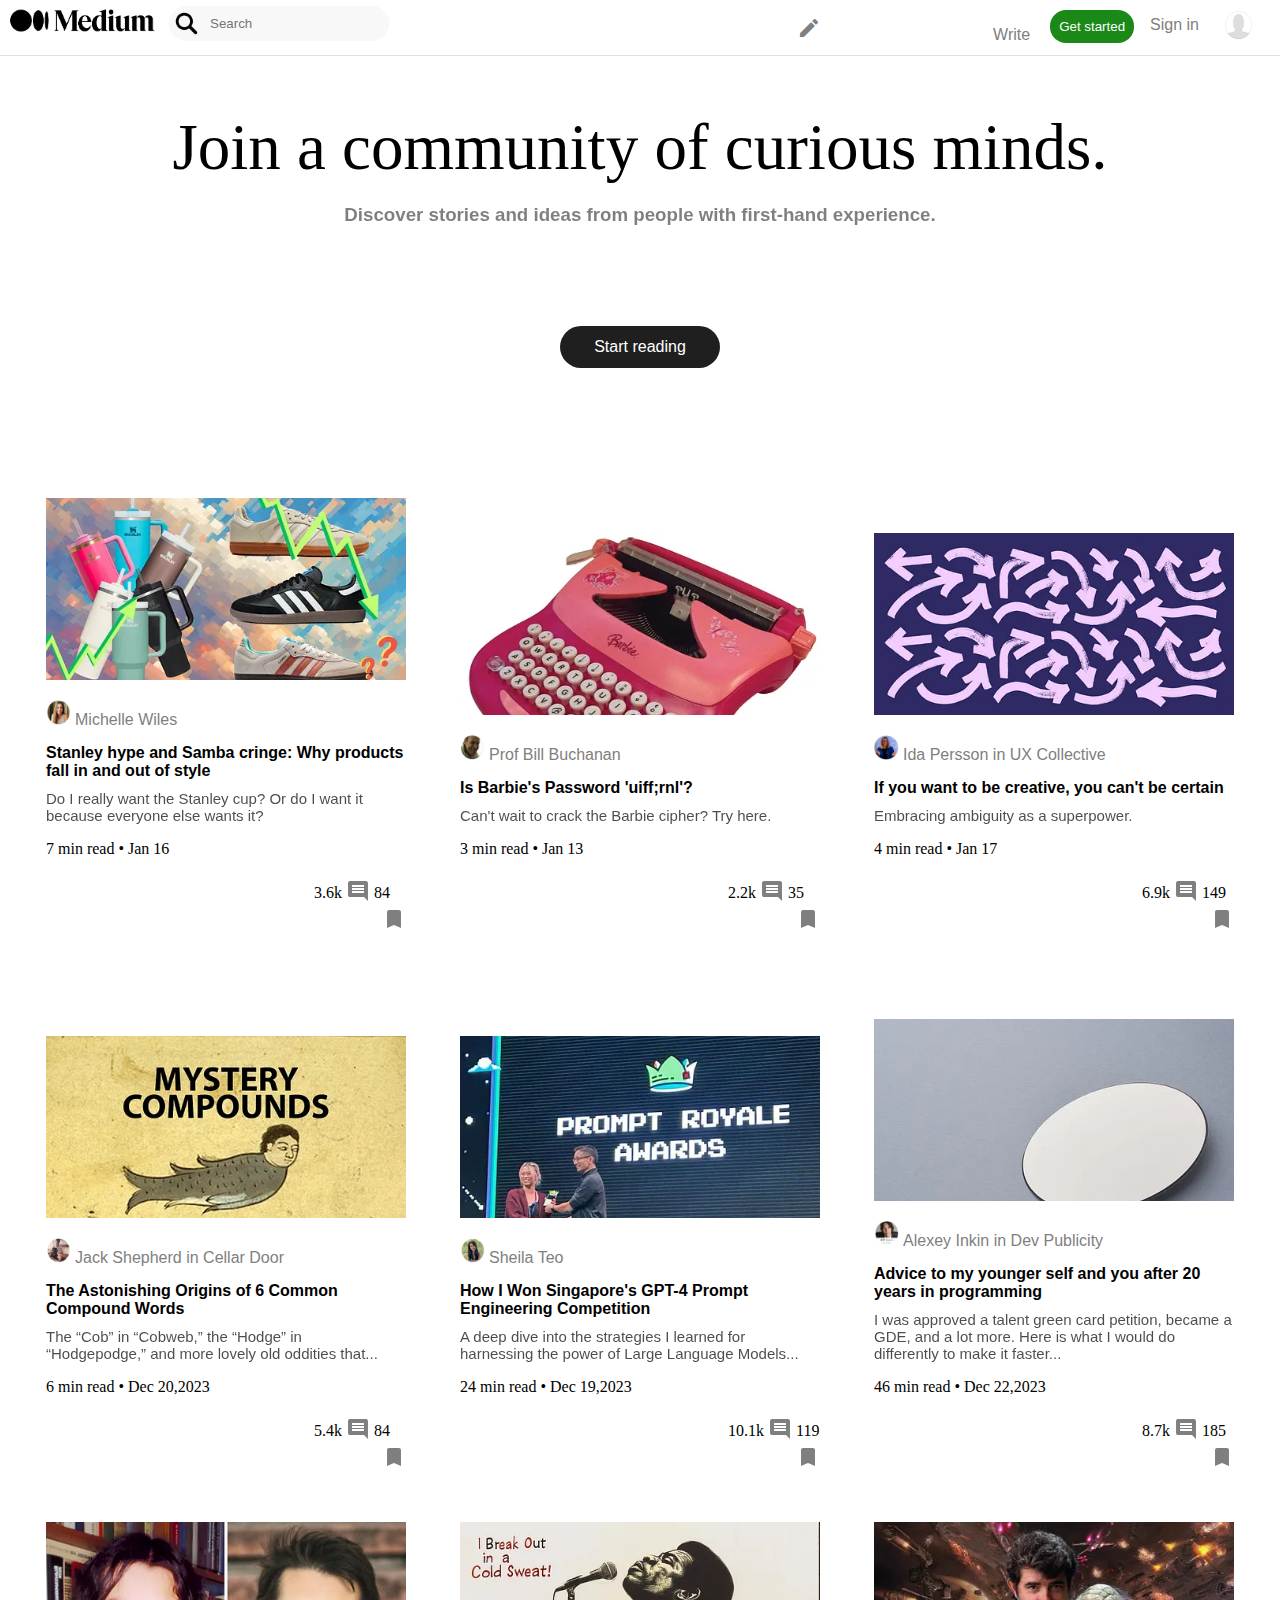
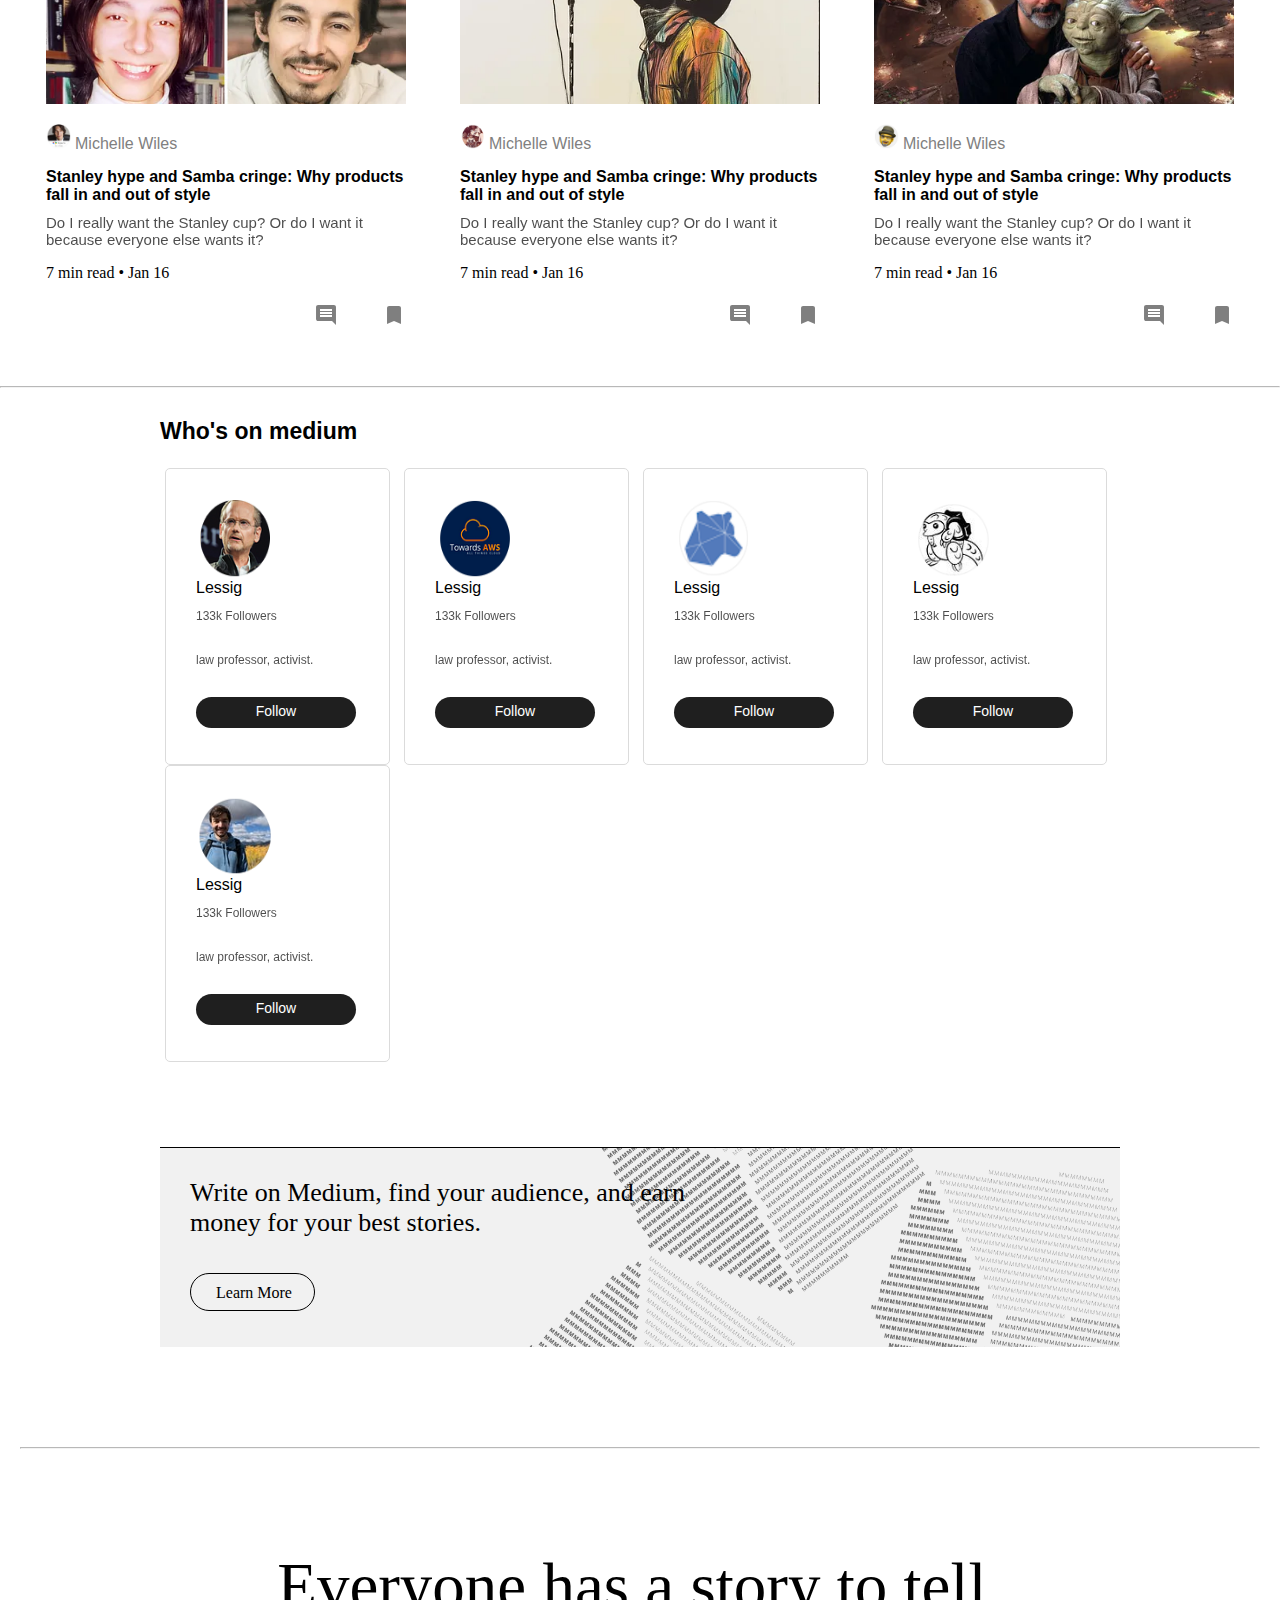
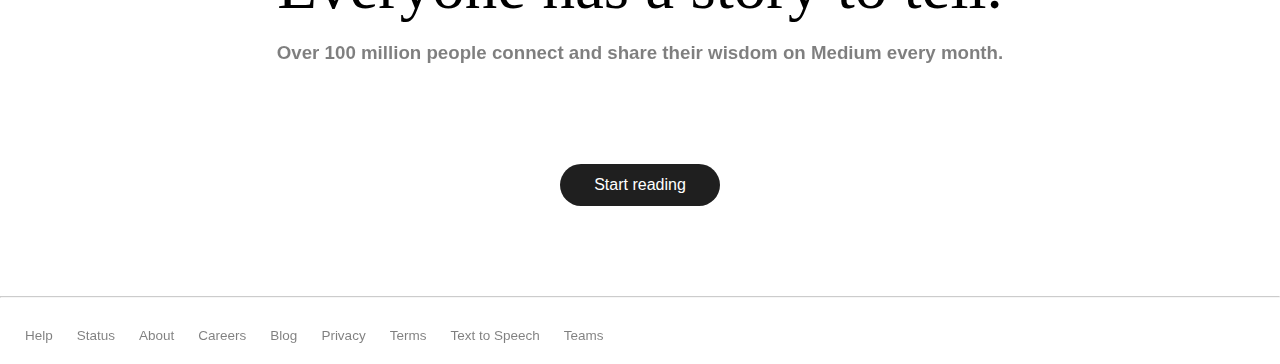
<file: index.html>
<html>
<head>
    <title>Medium: Human stories and ideas.</title>
    <link rel="stylesheet" href="./MediumStyle.css">
    <link rel="icon" type="image/png" sizes="32x32" href="./Resources/minimediumlogo.png">
    <link href="https://fonts.googleapis.com/icon?family=Material+Icons" rel="stylesheet">
</head>
<body>
    <div class="header">
        <img class="logo" src="./Resources/mediumlogo.png" alt="logo missing">
        <span id="search">
            <img src="./Resources/searchicon.png" alt="searchicon" class="searchlogo">
            <input type="text" name="search" placeholder="Search" id="searchtext">
        </span>
        <div id="headerright">
            <span class="words" style="float: left; "><i class="material-icons">edit_square</i>   Write</span>
            <button id="getstarted">Get started</button>
            <span class="words" style="float: left; ">Sign in</span>
            <img id="usericon" src="Resources/user.png" alt="">
        </div>
    </div>
    <h2>
        Join a community of curious minds.
    </h2>
    <h3 style="margin-bottom: 100px;">
        Discover stories and ideas from people with first-hand experience.
    </h3>
    <div class="btn">Start reading</div>
    <div class="articles-section">
        <span class="article">
            <div class="articleImgContainer">
                <img class="articleImg" src="Resources/1.webp" alt="">
            </div>
            <img class="userImg" src="Resources/u2.PNG" alt="">
            <span class="userLinkSan">
                <a class="userLinks" href="#">Michelle Wiles</a>
            </span>
            <p class="articleTitle">Stanley hype and Samba cringe: Why products fall in and out of style</p>
            <p class="articleDesription">Do I really want the Stanley cup? Or do I want it because everyone else wants it?</p>
            <div class="articleFooter">
                <p class="date">7 min read   •   Jan 16</p>
                <p class="engagements">
                    <i class="material-icons custom-icon">waving_hand</i>
                    3.6k
                    <i class="material-icons custom-icon">comment</i>
                    84
                    <i class="material-icons custom-icon bookmark">bookmark</i>
                </p>
            </div>
        </span>
        <span class="article">
            <div class="articleImgContainer">
                <img class="articleImg" src="Resources/2.webp" alt="">
            </div>
            <img class="userImg" src="Resources/u3.PNG" alt="">
            <span class="userLinkSan">
                <a class="userLinks" href="#">Prof Bill Buchanan</a>
            </span>
            <p class="articleTitle">Is Barbie's Password 'uiff;rnl'?
            </p>
            <p class="articleDesription">Can't wait to crack the Barbie cipher? Try here.</p>
            <div class="articleFooter">
                <p class="date">3 min read   •   Jan 13</p>
                <p class="engagements">
                    <i class="material-icons custom-icon">waving_hand</i>
                    2.2k
                    <i class="material-icons custom-icon">comment</i>
                    35
                    <i class="material-icons custom-icon bookmark">bookmark</i>
                </p>
            </div>
        </span>
        <span class="article">
            <div class="articleImgContainer">
                <img class="articleImg" src="Resources/3.webp" alt="">
            </div>
            <img class="userImg" src="Resources/u4.PNG" alt="">
            <span class="userLinkSan">
                <a class="userLinks" href="#">Ida Persson in UX Collective</a>
            </span>
            <p class="articleTitle">If you want to be creative, you can't be certain</p>
            <p class="articleDesription">Embracing ambiguity as a superpower.</p>
            <div class="articleFooter">
                <p class="date">4 min read   •   Jan 17</p>
                <p class="engagements">
                    <i class="material-icons custom-icon">waving_hand</i>
                    6.9k
                    <i class="material-icons custom-icon">comment</i>
                    149
                    <i class="material-icons custom-icon bookmark">bookmark</i>
                </p>
            </div>
        </span>
        <span class="article">
            <div class="articleImgContainer">
                <img class="articleImg" src="Resources/4.webp" alt="">
            </div>
            <img class="userImg" src="Resources/u5.PNG" alt="">
            <span class="userLinkSan">
                <a class="userLinks" href="#">Jack Shepherd in Cellar Door </a>
            </span>
            <p class="articleTitle">The Astonishing Origins of 6 Common Compound Words</p>
            <p class="articleDesription">The “Cob” in “Cobweb,” the “Hodge” in “Hodgepodge,” and more lovely old oddities that...</p>
            <div class="articleFooter">
                <p class="date">6 min read   •   Dec 20,2023</p>
                <p class="engagements">
                    <i class="material-icons custom-icon">waving_hand</i>
                    5.4k
                    <i class="material-icons custom-icon">comment</i>
                    84
                    <i class="material-icons custom-icon bookmark">bookmark</i>
                </p>
            </div>
        </span>
        <span class="article">
            <div class="articleImgContainer">
                <img class="articleImg" src="Resources/5.webp" alt="">
            </div>
            <img class="userImg" src="Resources/u6.PNG" alt="">
            <span class="userLinkSan">
                <a class="userLinks" href="#">Sheila Teo</a>
            </span>
            <p class="articleTitle">How I Won Singapore's GPT-4 Prompt Engineering Competition</p>
            <p class="articleDesription">A deep dive into the strategies I learned for harnessing the power of Large Language Models...</p>
            <div class="articleFooter">
                <p class="date">24 min read   •   Dec 19,2023</p>
                <p class="engagements">
                    <i class="material-icons custom-icon">waving_hand</i>
                    10.1k
                    <i class="material-icons custom-icon">comment</i>
                    119
                    <i class="material-icons custom-icon bookmark">bookmark</i>
                </p>
            </div>
        </span>
        <span class="article">
            <div class="articleImgContainer">
                <img class="articleImg" src="Resources/6.webp" alt="">
            </div>
            <img class="userImg" src="Resources/u7.PNG" alt="">
            <span class="userLinkSan">
                <a class="userLinks" href="#">Alexey Inkin in Dev Publicity</a>
            </span>
            <p class="articleTitle">Advice to my younger self and you after 20 years in programming</p>
            <p class="articleDesription">I was approved a talent green card petition, became a GDE, and a lot more. Here is what I would do differently to make it faster...</p>
            <div class="articleFooter">
                <p class="date">46 min read   •   Dec 22,2023</p>
                <p class="engagements">
                    <i class="material-icons custom-icon">waving_hand</i>
                    8.7k
                    <i class="material-icons custom-icon">comment</i>
                    185
                    <i class="material-icons custom-icon bookmark">bookmark</i>
                </p>
            </div>
        </span>
        <span class="article">
            <div class="articleImgContainer">
                <img class="articleImg" src="Resources/7.webp" alt="">
            </div>
            <img class="userImg" src="Resources/u7.PNG" alt="">
            <span class="userLinkSan">
                <a class="userLinks" href="#">Michelle Wiles</a>
            </span>
            <p class="articleTitle">Stanley hype and Samba cringe: Why products fall in and out of style</p>
            <p class="articleDesription">Do I really want the Stanley cup? Or do I want it because everyone else wants it?</p>
            <div class="articleFooter">
                <p class="date">7 min read   •   Jan 16</p>
                <p class="engagements">
                    <i class="material-icons custom-icon">waving_hand</i>
                    <i class="material-icons custom-icon">comment</i>
                    <i class="material-icons custom-icon bookmark">bookmark</i>
                </p>
            </div>
        </span>
        <span class="article">
            <div class="articleImgContainer">
                <img class="articleImg" src="Resources/8.webp" alt="">
            </div>
            <img class="userImg" src="Resources/u8.PNG" alt="">
            <span class="userLinkSan">
                <a class="userLinks" href="#">Michelle Wiles</a>
            </span>
            <p class="articleTitle">Stanley hype and Samba cringe: Why products fall in and out of style</p>
            <p class="articleDesription">Do I really want the Stanley cup? Or do I want it because everyone else wants it?</p>
            <div class="articleFooter">
                <p class="date">7 min read   •   Jan 16</p>
                <p class="engagements">
                    <i class="material-icons custom-icon">waving_hand</i>
                    <i class="material-icons custom-icon">comment</i>
                    <i class="material-icons custom-icon bookmark">bookmark</i>
                </p>
            </div>
        </span>
        <span class="article">
            <div class="articleImgContainer">
                <img class="articleImg" src="Resources/9.webp" alt="">
            </div>
            <img class="userImg" src="Resources/u9.PNG" alt="">
            <span class="userLinkSan">
                <a class="userLinks" href="#">Michelle Wiles</a>
            </span>
            <p class="articleTitle">Stanley hype and Samba cringe: Why products fall in and out of style</p>
            <p class="articleDesription">Do I really want the Stanley cup? Or do I want it because everyone else wants it?</p>
            <div class="articleFooter">
                <p class="date">7 min read   •   Jan 16</p>
                <p class="engagements">
                    <i class="material-icons custom-icon">waving_hand</i>
                    <i class="material-icons custom-icon">comment</i>
                    <i class="material-icons custom-icon bookmark">bookmark</i>
                </p>
            </div>
        </span>
    </div>
    <hr style="opacity: .7;">
    <div class="whoDiv">
        <p class="whoText">
            Who's on medium
        </p>
        <span class="who">
            <img class="whoImg" src="Resources/w1.PNG" alt="">
            <p class="whoName">Lessig</p>
            <p class="whoDesc">133k Followers</p>
            <p class="whoDesc whoDesc2">law professor, activist.</p>
            <div class="whoFooter">
                <div class="follow">Follow</div>
            </div>
        </span>
        <span class="who">
            <img class="whoImg" src="Resources/w2.PNG" alt="">
            <p class="whoName">Lessig</p>
            <p class="whoDesc">133k Followers</p>
            <p class="whoDesc whoDesc2">law professor, activist.</p>
            <div class="whoFooter">
                <div class="follow">Follow</div>
            </div>
        </span>
        <span class="who">
            <img class="whoImg" src="Resources/w3.PNG" alt="">
            <p class="whoName">Lessig</p>
            <p class="whoDesc">133k Followers</p>
            <p class="whoDesc whoDesc2">law professor, activist.</p>
            <div class="whoFooter">
                <div class="follow">Follow</div>
            </div>
        </span>
        <span class="who">
            <img class="whoImg" src="Resources/w4.PNG" alt="">
            <p class="whoName">Lessig</p>
            <p class="whoDesc">133k Followers</p>
            <p class="whoDesc whoDesc2">law professor, activist.</p>
            <div class="whoFooter">
                <div class="follow">Follow</div>
            </div>
        </span>
        <span class="who">
            <img class="whoImg" src="Resources/w5.PNG" alt="">
            <p class="whoName">Lessig</p>
            <p class="whoDesc">133k Followers</p>
            <p class="whoDesc whoDesc2">law professor, activist.</p>
            <div class="whoFooter">
                <div class="follow">Follow</div>
            </div>
        </span>
        <div class="writeDiv">
            <p class="writeOnMedium">Write on Medium, find your audience, and earn money for your best stories.</p>
            <div class="learnMoreBtn">
                Learn More
            </div>
        </div>
    </div>
    <hr style="opacity: .7;margin: 100px 20px;">
    <h2>
        Everyone has a story to tell.
    </h2>
    <h3 style="margin-bottom: 100px;">
        Over 100 million people connect and share their wisdom on Medium every month.
    </h3>
    <div class="btn">Start reading</div>
    <hr style="opacity: .5;">
    <div class="footer">
        <a class="footerElements" href="#">Help</a>
        <a class="footerElements" href="#">Status</a>
        <a class="footerElements" href="#">About</a>
        <a class="footerElements" href="#">Careers</a>
        <a class="footerElements" href="#">Blog</a>
        <a class="footerElements" href="#">Privacy</a>
        <a class="footerElements" href="#">Terms</a>
        <a class="footerElements" href="#">Text to Speech</a>
        <a class="footerElements" href="#">Teams</a>
    </div>
</body>
</html>
</file>
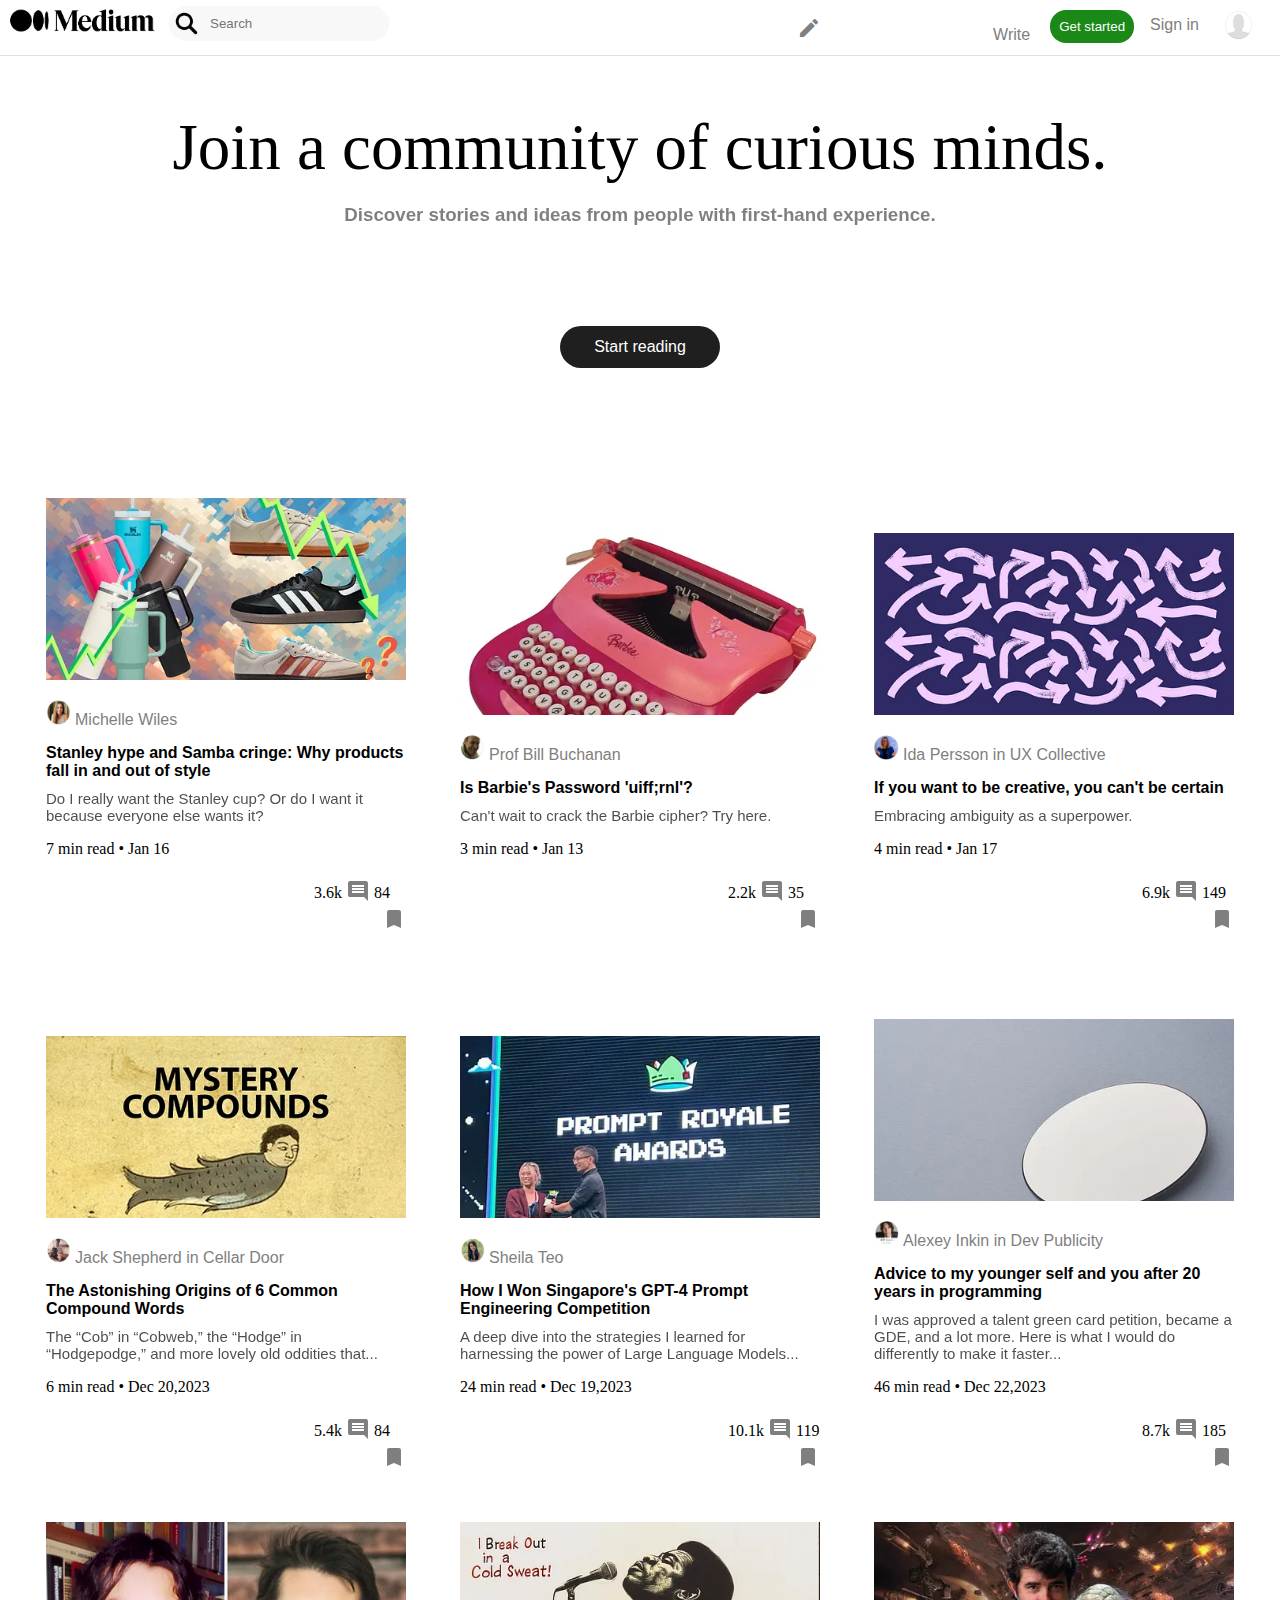
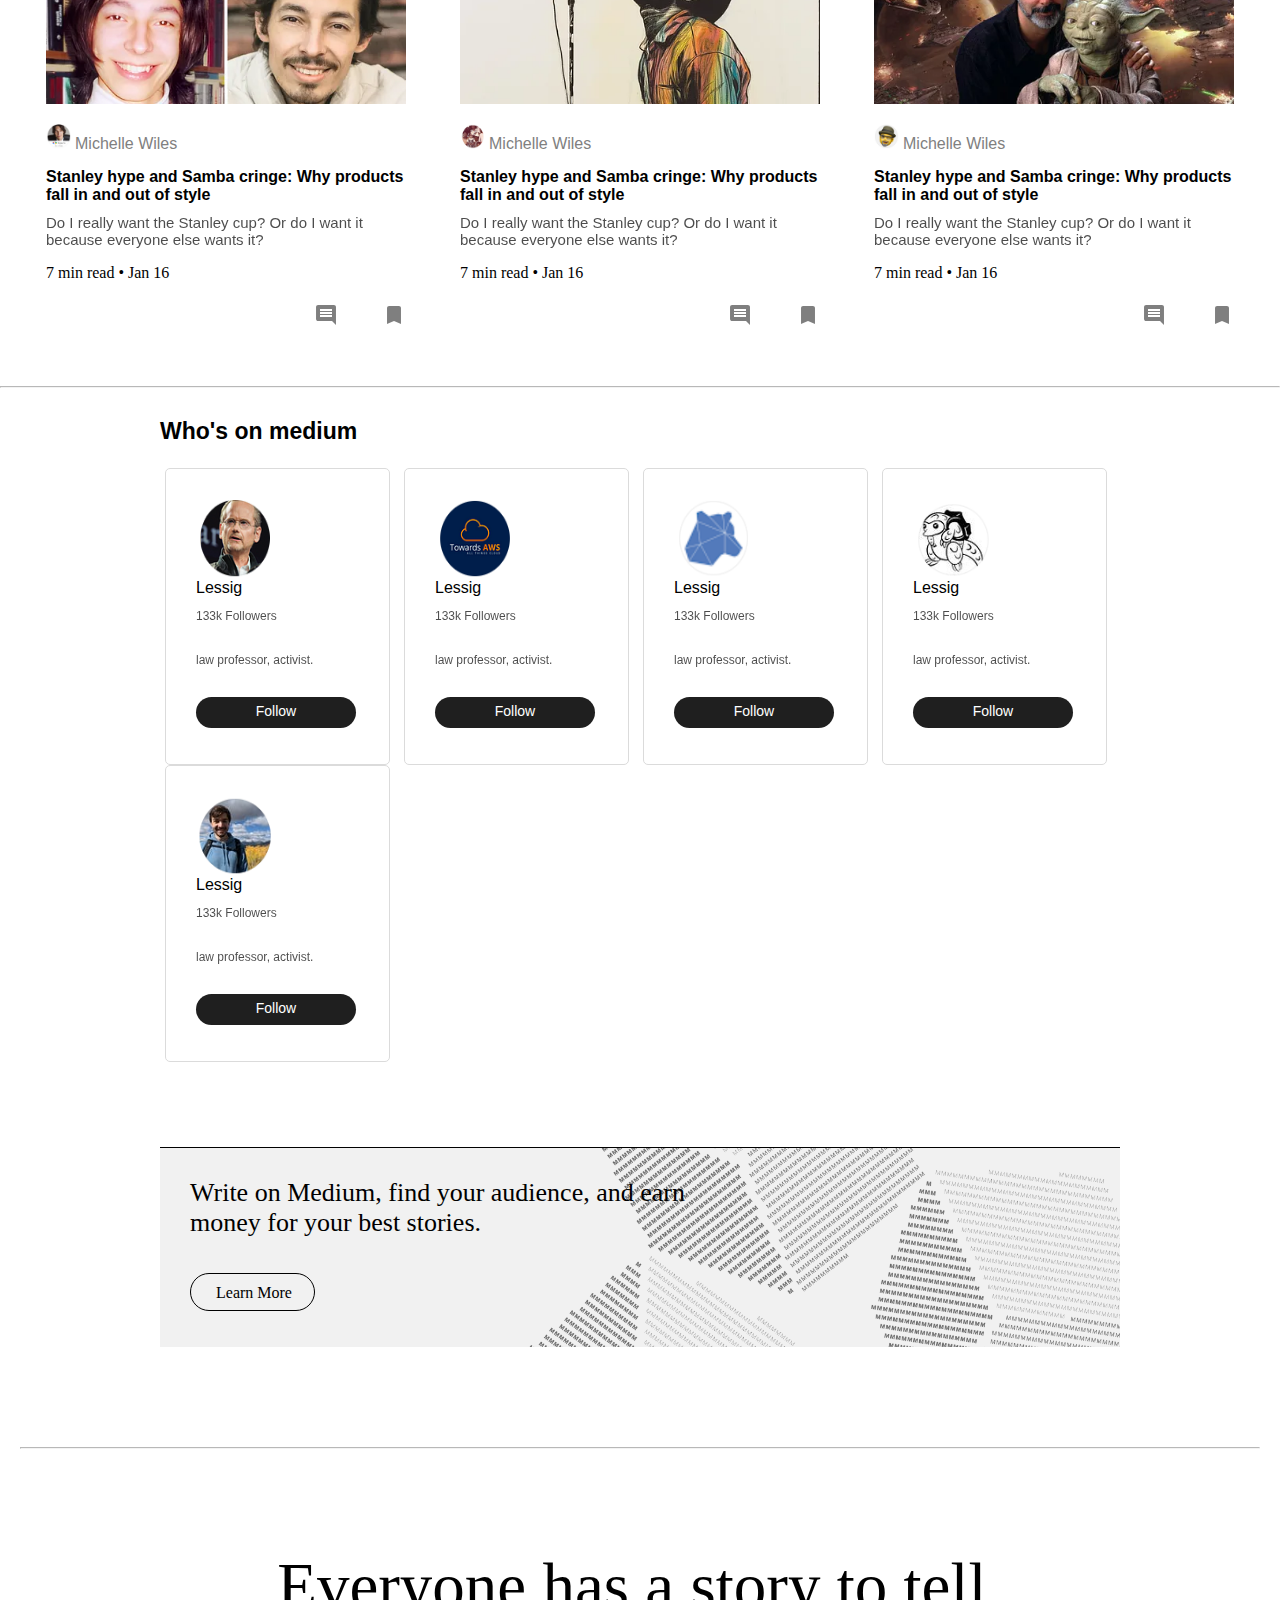
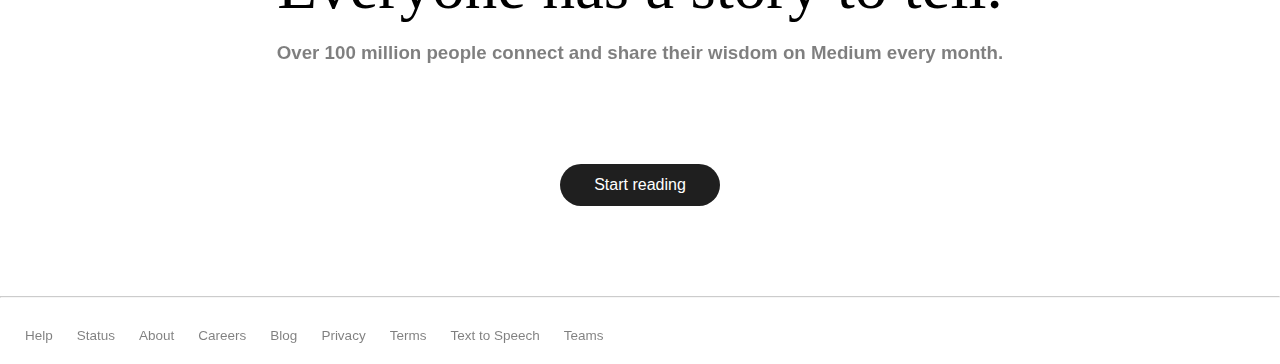
<file: Medium.html>
<html>
<head>
    <title>Medium: Human stories and ideas.</title>
    <link rel="stylesheet" href="./MediumStyle.css">
    <link rel="icon" type="image/png" sizes="32x32" href="./Resources/minimediumlogo.png">
    <link href="https://fonts.googleapis.com/icon?family=Material+Icons" rel="stylesheet">
</head>
<body>
    <div class="header">
        <img class="logo" src="./Resources/mediumlogo.png" alt="logo missing">
        <span id="search">
            <img src="./Resources/searchicon.png" alt="searchicon" class="searchlogo">
            <input type="text" name="search" placeholder="Search" id="searchtext">
        </span>
        <div id="headerright">
            <span class="words" style="float: left; "><i class="material-icons">edit_square</i>   Write</span>
            <button id="getstarted">Get started</button>
            <span class="words" style="float: left; ">Sign in</span>
            <img id="usericon" src="Resources/user.png" alt="">
        </div>
    </div>
    <h2>
        Join a community of curious minds.
    </h2>
    <h3 style="margin-bottom: 100px;">
        Discover stories and ideas from people with first-hand experience.
    </h3>
    <div class="btn">Start reading</div>
    <div class="articles-section">
        <span class="article">
            <div class="articleImgContainer">
                <img class="articleImg" src="Resources/1.webp" alt="">
            </div>
            <img class="userImg" src="Resources/u2.PNG" alt="">
            <span class="userLinkSan">
                <a class="userLinks" href="#">Michelle Wiles</a>
            </span>
            <p class="articleTitle">Stanley hype and Samba cringe: Why products fall in and out of style</p>
            <p class="articleDesription">Do I really want the Stanley cup? Or do I want it because everyone else wants it?</p>
            <div class="articleFooter">
                <p class="date">7 min read   •   Jan 16</p>
                <p class="engagements">
                    <i class="material-icons custom-icon">waving_hand</i>
                    3.6k
                    <i class="material-icons custom-icon">comment</i>
                    84
                    <i class="material-icons custom-icon bookmark">bookmark</i>
                </p>
            </div>
        </span>
        <span class="article">
            <div class="articleImgContainer">
                <img class="articleImg" src="Resources/2.webp" alt="">
            </div>
            <img class="userImg" src="Resources/u3.PNG" alt="">
            <span class="userLinkSan">
                <a class="userLinks" href="#">Prof Bill Buchanan</a>
            </span>
            <p class="articleTitle">Is Barbie's Password 'uiff;rnl'?
            </p>
            <p class="articleDesription">Can't wait to crack the Barbie cipher? Try here.</p>
            <div class="articleFooter">
                <p class="date">3 min read   •   Jan 13</p>
                <p class="engagements">
                    <i class="material-icons custom-icon">waving_hand</i>
                    2.2k
                    <i class="material-icons custom-icon">comment</i>
                    35
                    <i class="material-icons custom-icon bookmark">bookmark</i>
                </p>
            </div>
        </span>
        <span class="article">
            <div class="articleImgContainer">
                <img class="articleImg" src="Resources/3.webp" alt="">
            </div>
            <img class="userImg" src="Resources/u4.PNG" alt="">
            <span class="userLinkSan">
                <a class="userLinks" href="#">Ida Persson in UX Collective</a>
            </span>
            <p class="articleTitle">If you want to be creative, you can't be certain</p>
            <p class="articleDesription">Embracing ambiguity as a superpower.</p>
            <div class="articleFooter">
                <p class="date">4 min read   •   Jan 17</p>
                <p class="engagements">
                    <i class="material-icons custom-icon">waving_hand</i>
                    6.9k
                    <i class="material-icons custom-icon">comment</i>
                    149
                    <i class="material-icons custom-icon bookmark">bookmark</i>
                </p>
            </div>
        </span>
        <span class="article">
            <div class="articleImgContainer">
                <img class="articleImg" src="Resources/4.webp" alt="">
            </div>
            <img class="userImg" src="Resources/u5.PNG" alt="">
            <span class="userLinkSan">
                <a class="userLinks" href="#">Jack Shepherd in Cellar Door </a>
            </span>
            <p class="articleTitle">The Astonishing Origins of 6 Common Compound Words</p>
            <p class="articleDesription">The “Cob” in “Cobweb,” the “Hodge” in “Hodgepodge,” and more lovely old oddities that...</p>
            <div class="articleFooter">
                <p class="date">6 min read   •   Dec 20,2023</p>
                <p class="engagements">
                    <i class="material-icons custom-icon">waving_hand</i>
                    5.4k
                    <i class="material-icons custom-icon">comment</i>
                    84
                    <i class="material-icons custom-icon bookmark">bookmark</i>
                </p>
            </div>
        </span>
        <span class="article">
            <div class="articleImgContainer">
                <img class="articleImg" src="Resources/5.webp" alt="">
            </div>
            <img class="userImg" src="Resources/u6.PNG" alt="">
            <span class="userLinkSan">
                <a class="userLinks" href="#">Sheila Teo</a>
            </span>
            <p class="articleTitle">How I Won Singapore's GPT-4 Prompt Engineering Competition</p>
            <p class="articleDesription">A deep dive into the strategies I learned for harnessing the power of Large Language Models...</p>
            <div class="articleFooter">
                <p class="date">24 min read   •   Dec 19,2023</p>
                <p class="engagements">
                    <i class="material-icons custom-icon">waving_hand</i>
                    10.1k
                    <i class="material-icons custom-icon">comment</i>
                    119
                    <i class="material-icons custom-icon bookmark">bookmark</i>
                </p>
            </div>
        </span>
        <span class="article">
            <div class="articleImgContainer">
                <img class="articleImg" src="Resources/6.webp" alt="">
            </div>
            <img class="userImg" src="Resources/u7.PNG" alt="">
            <span class="userLinkSan">
                <a class="userLinks" href="#">Alexey Inkin in Dev Publicity</a>
            </span>
            <p class="articleTitle">Advice to my younger self and you after 20 years in programming</p>
            <p class="articleDesription">I was approved a talent green card petition, became a GDE, and a lot more. Here is what I would do differently to make it faster...</p>
            <div class="articleFooter">
                <p class="date">46 min read   •   Dec 22,2023</p>
                <p class="engagements">
                    <i class="material-icons custom-icon">waving_hand</i>
                    8.7k
                    <i class="material-icons custom-icon">comment</i>
                    185
                    <i class="material-icons custom-icon bookmark">bookmark</i>
                </p>
            </div>
        </span>
        <span class="article">
            <div class="articleImgContainer">
                <img class="articleImg" src="Resources/7.webp" alt="">
            </div>
            <img class="userImg" src="Resources/u7.PNG" alt="">
            <span class="userLinkSan">
                <a class="userLinks" href="#">Michelle Wiles</a>
            </span>
            <p class="articleTitle">Stanley hype and Samba cringe: Why products fall in and out of style</p>
            <p class="articleDesription">Do I really want the Stanley cup? Or do I want it because everyone else wants it?</p>
            <div class="articleFooter">
                <p class="date">7 min read   •   Jan 16</p>
                <p class="engagements">
                    <i class="material-icons custom-icon">waving_hand</i>
                    <i class="material-icons custom-icon">comment</i>
                    <i class="material-icons custom-icon bookmark">bookmark</i>
                </p>
            </div>
        </span>
        <span class="article">
            <div class="articleImgContainer">
                <img class="articleImg" src="Resources/8.webp" alt="">
            </div>
            <img class="userImg" src="Resources/u8.PNG" alt="">
            <span class="userLinkSan">
                <a class="userLinks" href="#">Michelle Wiles</a>
            </span>
            <p class="articleTitle">Stanley hype and Samba cringe: Why products fall in and out of style</p>
            <p class="articleDesription">Do I really want the Stanley cup? Or do I want it because everyone else wants it?</p>
            <div class="articleFooter">
                <p class="date">7 min read   •   Jan 16</p>
                <p class="engagements">
                    <i class="material-icons custom-icon">waving_hand</i>
                    <i class="material-icons custom-icon">comment</i>
                    <i class="material-icons custom-icon bookmark">bookmark</i>
                </p>
            </div>
        </span>
        <span class="article">
            <div class="articleImgContainer">
                <img class="articleImg" src="Resources/9.webp" alt="">
            </div>
            <img class="userImg" src="Resources/u9.PNG" alt="">
            <span class="userLinkSan">
                <a class="userLinks" href="#">Michelle Wiles</a>
            </span>
            <p class="articleTitle">Stanley hype and Samba cringe: Why products fall in and out of style</p>
            <p class="articleDesription">Do I really want the Stanley cup? Or do I want it because everyone else wants it?</p>
            <div class="articleFooter">
                <p class="date">7 min read   •   Jan 16</p>
                <p class="engagements">
                    <i class="material-icons custom-icon">waving_hand</i>
                    <i class="material-icons custom-icon">comment</i>
                    <i class="material-icons custom-icon bookmark">bookmark</i>
                </p>
            </div>
        </span>
    </div>
    <hr style="opacity: .7;">
    <div class="whoDiv">
        <p class="whoText">
            Who's on medium
        </p>
        <span class="who">
            <img class="whoImg" src="Resources/w1.PNG" alt="">
            <p class="whoName">Lessig</p>
            <p class="whoDesc">133k Followers</p>
            <p class="whoDesc whoDesc2">law professor, activist.</p>
            <div class="whoFooter">
                <div class="follow">Follow</div>
            </div>
        </span>
        <span class="who">
            <img class="whoImg" src="Resources/w2.PNG" alt="">
            <p class="whoName">Lessig</p>
            <p class="whoDesc">133k Followers</p>
            <p class="whoDesc whoDesc2">law professor, activist.</p>
            <div class="whoFooter">
                <div class="follow">Follow</div>
            </div>
        </span>
        <span class="who">
            <img class="whoImg" src="Resources/w3.PNG" alt="">
            <p class="whoName">Lessig</p>
            <p class="whoDesc">133k Followers</p>
            <p class="whoDesc whoDesc2">law professor, activist.</p>
            <div class="whoFooter">
                <div class="follow">Follow</div>
            </div>
        </span>
        <span class="who">
            <img class="whoImg" src="Resources/w4.PNG" alt="">
            <p class="whoName">Lessig</p>
            <p class="whoDesc">133k Followers</p>
            <p class="whoDesc whoDesc2">law professor, activist.</p>
            <div class="whoFooter">
                <div class="follow">Follow</div>
            </div>
        </span>
        <span class="who">
            <img class="whoImg" src="Resources/w5.PNG" alt="">
            <p class="whoName">Lessig</p>
            <p class="whoDesc">133k Followers</p>
            <p class="whoDesc whoDesc2">law professor, activist.</p>
            <div class="whoFooter">
                <div class="follow">Follow</div>
            </div>
        </span>
        <div class="writeDiv">
            <p class="writeOnMedium">Write on Medium, find your audience, and earn money for your best stories.</p>
            <div class="learnMoreBtn">
                Learn More
            </div>
        </div>
    </div>
    <hr style="opacity: .7;margin: 100px 20px;">
    <h2>
        Everyone has a story to tell.
    </h2>
    <h3 style="margin-bottom: 100px;">
        Over 100 million people connect and share their wisdom on Medium every month.
    </h3>
    <div class="btn">Start reading</div>
    <hr style="opacity: .5;">
    <div class="footer">
        <a class="footerElements" href="#">Help</a>
        <a class="footerElements" href="#">Status</a>
        <a class="footerElements" href="#">About</a>
        <a class="footerElements" href="#">Careers</a>
        <a class="footerElements" href="#">Blog</a>
        <a class="footerElements" href="#">Privacy</a>
        <a class="footerElements" href="#">Terms</a>
        <a class="footerElements" href="#">Text to Speech</a>
        <a class="footerElements" href="#">Teams</a>
    </div>
</body>
</html>
</file>
<file: MediumStyle.css>
body{
    margin: 0;
}
h2{
    font-size: 65px;
    font-family: gt-super, Georgia, Cambria, "Times New Roman", Times, serif;
    text-align: center;
    font-weight: 100;
    margin-bottom: 0px;
}
h3{
    font-family: sohne, "Helvetica Neue", Helvetica, Arial, sans-serif;
    opacity: .5;
    text-align: center;
    margin-bottom: 0px;
}
.header{
    position: sticky;
    top: 0px;
    border-bottom: solid .5px rgb(226, 226, 226);
    background-color: white;
    padding-bottom: 10px;
}
.logo{
    width: 165px;
    cursor: pointer;
}
#search{
    width: 220px; 
    height: 35px;
    border-radius: 20px; 
    background-color: rgb(248, 248, 248);
    border-style: hidden;
    display: inline-block;
}
.searchlogo{
    width: 35px;
    height: 35px;
}
#searchtext{
    border-style: hidden;
    border-radius: 35px;
    height: 35px;
    background-color: rgb(248, 248, 248);
    float: right;
}
#searchtext:selection
{
    border-style: hidden;
}
#headerright{
    display: inline;
    float: right;
    margin: 6px;
}
#usericon{
    width: 39px;
    height: 39px;
    margin-right: 16px;
    cursor: pointer;
}
#getstarted{
    background-color: rgb(26,137,23);
    color: white;
    border-radius: 16px;
    border-style: hidden;
    padding: 9px;
    float: left;
    margin-top: 4px;
    margin-right: 16px;
}
#getstarted:hover{
    background-color: rgb(21, 103, 18);
    cursor: pointer;
}
.words{
    color: gray;
    margin-top: 10px; 
    margin-right: 20px;
    font-family: Arial, Helvetica, sans-serif;
    cursor: pointer;
}
.words:hover{
    color: black;
    cursor: pointer;
}
.btn{
    color: white;
    background-color: rgb(31, 31, 31);
    border-radius: 32px;
    width: 160px;
    height: 30px;
    text-align: center;
    margin: auto;
    padding-top: 12px;
    font-family: sohne, "Helvetica Neue", Helvetica, Arial, sans-serif;
    margin-bottom: 90px;
}
.btn:hover{
    background-color: black;
    cursor: pointer;
}
.articles-section{
    margin: 0;
    margin-top: 100px;
    text-align: center;
}
.article{
    margin: 30px 25px;
    display: inline-block;
    width: 360px;
    height: 426px;
    text-align: left;
}
.articleImgContainer{
    height: 182px;
    width: 100%;
    overflow: hidden;
}
.articleImg{
    width: 100%;
    height: auto;
    object-fit: cover;
    object-position: center;
    cursor: pointer;
}
.userImg{
    height: 25px;
    width: 25px;
    display: inline;
    padding-top: 20px;

}
.userLinkSpan{
    width: fit-content;
    height: 60px;
}
.userLinks{
    color: gray;
    font-family: 'Franklin Gothic Medium', 'Arial Narrow', Arial, sans-serif;
    text-decoration: none;
    
}
.userLinks:hover{
    color: black;
    text-decoration: underline;
}
.articleTitle{
    text-align: left;
    font-family:sans-serif;
    font-weight: 800;
    margin-top: 15px;
    margin-bottom: 10px;
}
.articleDesription{
    text-align: left;
    font-family:sans-serif;
    font-weight: 450;
    opacity: .7;
    font-size: 15px;
    margin: 5px 0px;
}
.articleFooter{
    height: 86px;
    bottom: 0;
    left: 0;
    width: 100%;
    box-sizing: border-box;
}
.bookmark{
    float: right;
}
.custom-icon{
    opacity: .5;
    position: relative;
    top: 5px;
}
.custom-icon:hover{
    cursor: pointer;
    opacity: 1;
}
.whoDiv{
    margin: 30px 160px;
}
.whoText{
    font-family:"Helvetica Neue", Helvetica, Arial, sans-serif;
    font-size: 23px;
    font-weight: 600;
}
.who{
    width: 225px;
    height: 297px;
    border: 1px solid rgb(219, 219, 219);
    display: inline-block;
    box-sizing: border-box;
    padding: 30px;
    margin: 0px 5px;
    border-radius: 5px;
}
.whoImg{
    width: 80px;
    height: 80px;
    padding: 0;
    margin: 0;
}
.follow{
    color: white;
    background-color: rgb(31, 31, 31);
    border-radius: 32px;
    width: 160px;
    height: 25px;
    text-align: center;
    padding-top: 6px;
    font-family: sohne, "Helvetica Neue", Helvetica, Arial, sans-serif;
    font-size: 14px;
}
.whoName{
    margin: 0;
    font-family: 'Trebuchet MS', 'Lucida Sans Unicode', 'Lucida Grande', 'Lucida Sans', Arial, sans-serif;
}
.whoDesc{
    font-family: 'Trebuchet MS', 'Lucida Sans Unicode', 'Lucida Grande', 'Lucida Sans', Arial, sans-serif;
    font-size: 12px;
    opacity: .7;
}
.whoDesc2{
    margin-top: 30px;
    margin-bottom: 30px;
}
.follow:hover{
    background-color: black;
    cursor: pointer;
}
.whoFooter{
    height: 86px;
    bottom: 0;
    left: 0;
    width: 100%;
    box-sizing: border-box;
}
.writeDiv{
    background-color: rgb(241, 241, 241);
    background-image: url('./Resources/writebg.webp');
    background-repeat: no-repeat;
    background-size: 600px;
    background-position: right;
    border-top: 1px black solid;
    margin-top: 85px;
    box-sizing: border-box;
    height: 200px;
    width: 100%;
    padding: 30px;
}
.writeOnMedium{
    font-family: Georgia, "Times New Roman", Times, serif;
    width: 55%;
    font-size: 26px;
    margin: 0;
    font-weight: 200;
}
.learnMoreBtn{
    border-radius: 30px;
    color: transparent;
    color: black;
    border: .5px solid black;
    width: 125px;
    height: 38px;
    box-sizing: border-box;
    padding-left: 25px;
    padding-top: 10px;
    margin-top: 35px;
}
.learnMoreBtn:hover{
    cursor: pointer;
}
.footer{
    padding: 20px 15px;
}
.footerElements{
    margin: 0px 10px;
    font-size: 13.5px;
    font-family: 'Trebuchet MS', 'Lucida Sans Unicode', 'Lucida Grande', 'Lucida Sans', Arial, sans-serif;
    text-decoration: none;
    color: black;
    opacity: .5;
    font-weight: 0;
    cursor: pointer;
}
</file>
